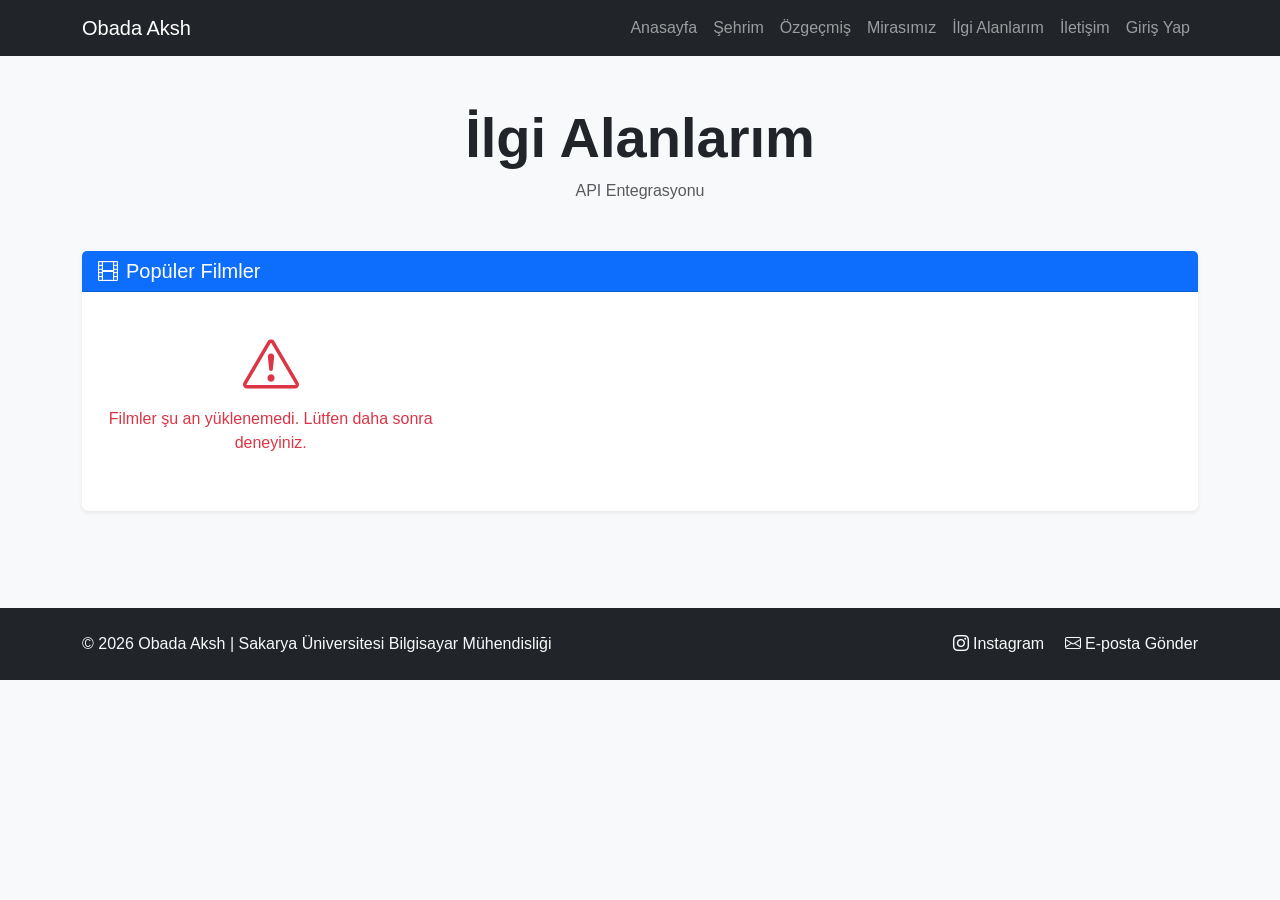
<file: ilgialanlarim.html>
<!DOCTYPE html>
<html lang="tr">
<head>
    <meta charset="UTF-8">
    <meta name="viewport" content="width=device-width, initial-scale=1.0">
    <link href="https://cdn.jsdelivr.net/npm/bootstrap@5.3.0/dist/css/bootstrap.min.css" rel="stylesheet">
    <link rel="stylesheet" href="https://cdn.jsdelivr.net/npm/bootstrap-icons@1.11.1/font/bootstrap-icons.css">
    <link rel="stylesheet" href="style.css">
    <title>İlgi Alanlarım</title>
</head>
<body class="bg-light">
    <header>
        <nav class="navbar navbar-expand-lg navbar-dark bg-dark">
            <div class="container">
                <!-- Marka İsmi -->
                <a class="navbar-brand" href="index.html">Obada Aksh</a>

                <!-- Hamburger Menü Butonu (Mobil için) -->
                <button class="navbar-toggler" type="button" data-bs-toggle="collapse" data-bs-target="#navbarNav" aria-controls="navbarNav" aria-expanded="false" aria-label="Toggle navigation">
                    <span class="navbar-toggler-icon"></span>
                </button>

                <!-- Menü İçeriği (Collapse sınıfı ile gizlenebilir yapıldı) -->
                <div class="collapse navbar-collapse" id="navbarNav">
                    <ul class="navbar-nav ms-auto"> <!-- ms-auto menüyü sağa yaslar -->
                        <li class="nav-item"><a href="index.html" class="nav-link">Anasayfa</a></li>
                        <li class="nav-item"><a href="sehrim.html" class="nav-link">Şehrim</a></li>
                        <li class="nav-item"><a href="ozgecmis.html" class="nav-link">Özgeçmiş</a></li>
                        <li class="nav-item"><a href="mirasimiz.html" class="nav-link">Mirasımız</a></li>
                        <li class="nav-item"><a href="ilgialanlarim.html" class="nav-link">İlgi Alanlarım</a></li>
                        <li class="nav-item"><a href="iletisim.html" class="nav-link">İletişim</a></li>
                        <li class="nav-item"><a href="login.html" class="nav-link">Giriş Yap</a></li>
                    </ul>
                </div>
            </div>
        </nav>
        <div class="container mt-5">
            <h1 class="text-center display-4 fw-bold">İlgi Alanlarım</h1>
            <p class="text-center text-muted">API Entegrasyonu</p>
        </div>
    </header>

    <main class="container my-5">
        <section id="filmler" class="card shadow-sm border-0 mb-5">
            <div class="card-header bg-primary text-white">
                <h2 class="h5 mb-0"><i class="bi bi-film me-2"></i>Popüler Filmler</h2>
            </div>
            <div class="card-body">
                <div id="filmlerCanliTablo" class="row row-cols-1 row-cols-md-3 g-4">
                    <div class="col-12 text-center py-5">
                        <div class="spinner-border text-primary" role="status"></div>
                        <p class="mt-2 text-muted">Filmler API'den yükleniyor...</p>
                    </div>
                </div>
            </div>
        </section>

        <hr class="my-5 opacity-0">

        
    </main>

    <footer class="bg-dark text-light py-4 mt-5">
        <div class="container">
            <div class="row align-items-center">
                <div class="col-md-6 text-center text-md-start">
                    <p class="mb-0">&copy; 2026 Obada Aksh | Sakarya Üniversitesi Bilgisayar Mühendisliği</p>
                </div>
                
                <div class="col-md-6 text-center text-md-end">
                    <a href="https://www.instagram.com/obadaaks11/" target="_blank" class="text-light me-3 text-decoration-none">
                        <i class="bi bi-instagram"></i> Instagram
                    </a>
                    <a href="mailto:obada.aksh@ogr.sakarya.edu.tr" class="text-light text-decoration-none">
                        <i class="bi bi-envelope"></i> E-posta Gönder
                    </a>
                </div>
            </div>
        </div>
    </footer>

    <script src="https://cdn.jsdelivr.net/npm/bootstrap@5.3.0/dist/js/bootstrap.bundle.min.js"></script>
    <script src="script.js"></script>
</body>
</html>
</file>
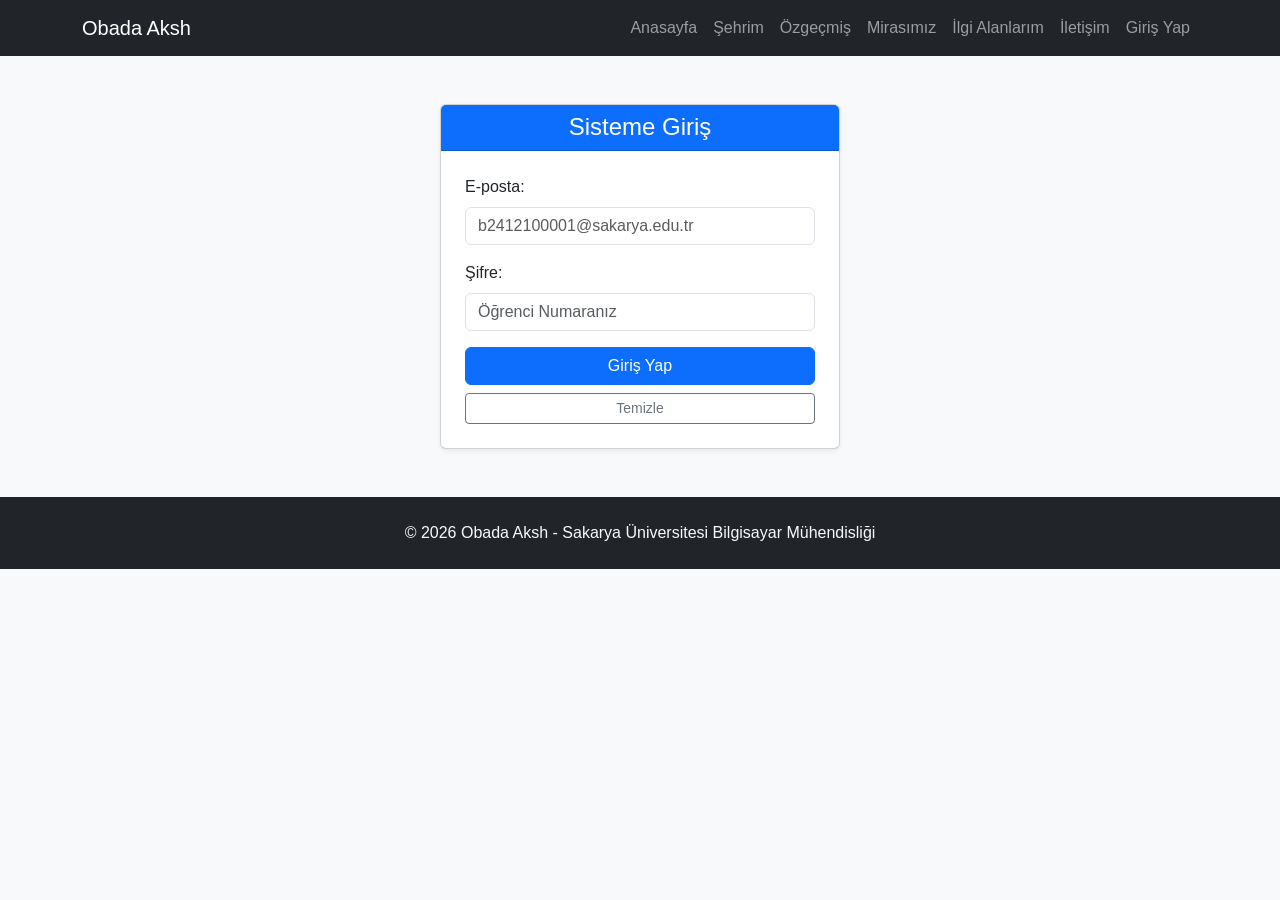
<file: login.html>
<!DOCTYPE html>
<html lang="tr">
<head>
    <meta charset="UTF-8">
    <meta name="viewport" content="width=device-width, initial-scale=1.0">
    <link href="https://cdn.jsdelivr.net/npm/bootstrap@5.3.0/dist/css/bootstrap.min.css" rel="stylesheet">
    <link rel="stylesheet" href="style.css">
    <title>Giriş Yap - Obada Aksh</title>
</head>
<body class="bg-light">
    <header>
        <nav class="navbar navbar-expand-lg navbar-dark bg-dark">
            <div class="container">
                <a class="navbar-brand" href="index.html">Obada Aksh</a>

                <button class="navbar-toggler" type="button" data-bs-toggle="collapse" data-bs-target="#navbarNav" aria-controls="navbarNav" aria-expanded="false" aria-label="Toggle navigation">
                    <span class="navbar-toggler-icon"></span>
                </button>

                <div class="collapse navbar-collapse" id="navbarNav">
                    <ul class="navbar-nav ms-auto">
                        <li class="nav-item"><a href="index.html" class="nav-link">Anasayfa</a></li>
                        <li class="nav-item"><a href="sehrim.html" class="nav-link">Şehrim</a></li>
                        <li class="nav-item"><a href="ozgecmis.html" class="nav-link">Özgeçmiş</a></li>
                        <li class="nav-item"><a href="mirasimiz.html" class="nav-link">Mirasımız</a></li>
                        <li class="nav-item"><a href="ilgialanlarim.html" class="nav-link">İlgi Alanlarım</a></li>
                        <li class="nav-item"><a href="iletisim.html" class="nav-link">İletişim</a></li>
                        <li class="nav-item"><a href="login.html" class="nav-link">Giriş Yap</a></li>
                    </ul>
                </div>
            </div>
        </nav>
    </header>

    <main class="container my-5">
        <section id="loginBolumu" class="card shadow-sm mx-auto login-kutu">
            <div class="card-header bg-primary text-white text-center">
                <h1 class="h4 mb-0">Sisteme Giriş</h1>
            </div>
            <div class="card-body p-4">
                <form action="login_kontrol.php" method="POST" onsubmit="return formKontrolu()">
                    
                    <div class="mb-3">
                        <label for="emailInput" class="form-label">E-posta:</label>
                        <input type="email" id="emailInput" name="user_email" class="form-control" required placeholder="b2412100001@sakarya.edu.tr">
                    </div>

                    <div class="mb-3">
                        <label for="sifrePassword" class="form-label">Şifre:</label>
                        <input type="password" id="sifrePassword" name="user_password" class="form-control" required placeholder="Öğrenci Numaranız">
                    </div>

                    <div class="d-grid gap-2">
                        <button type="submit" class="btn btn-primary">Giriş Yap</button>
                        <button type="reset" class="btn btn-outline-secondary btn-sm">Temizle</button>
                    </div>

                </form>
            </div>
        </section>
    </main>

    <footer class="bg-dark text-light py-4 text-center mt-5">
        <div class="container">
            <p class="mb-0">&copy; 2026 Obada Aksh - Sakarya Üniversitesi Bilgisayar Mühendisliği</p>
        </div>
    </footer>

    <script src="https://cdn.jsdelivr.net/npm/bootstrap@5.3.0/dist/js/bootstrap.bundle.min.js"></script>
    <script src="script.js"></script>
</body>
</html>
</file>
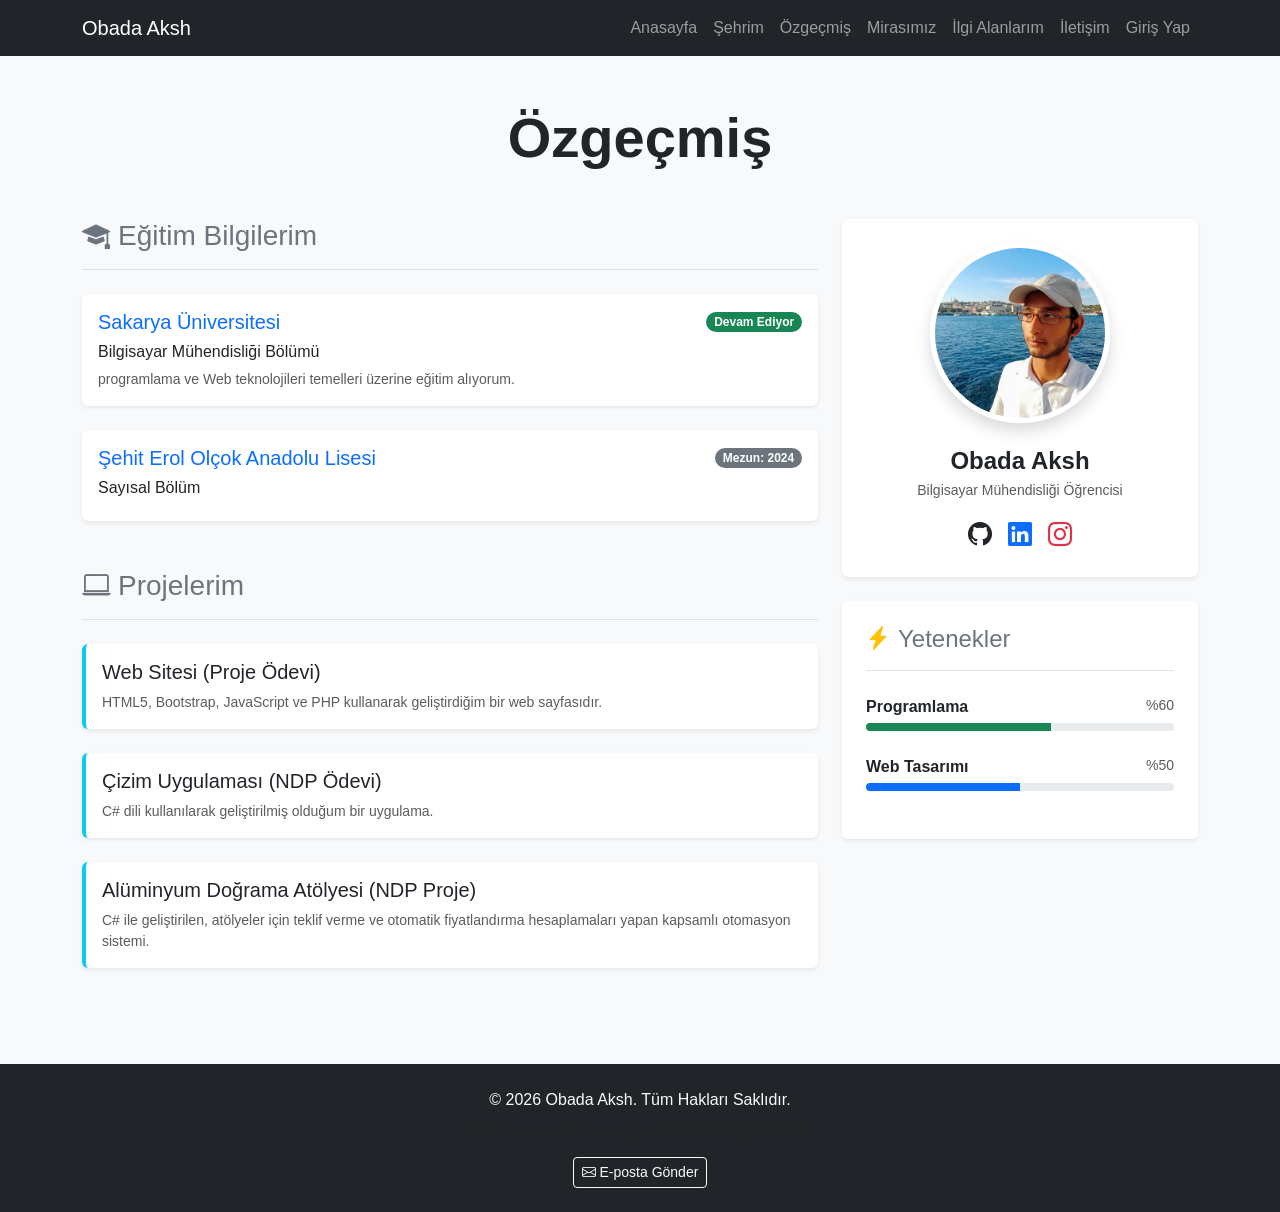
<file: OzGecmis.html>
<!DOCTYPE html>
<html lang="tr">
<head>
    <meta charset="UTF-8">
    <meta name="viewport" content="width=device-width, initial-scale=1.0">
    <link href="https://cdn.jsdelivr.net/npm/bootstrap@5.3.0/dist/css/bootstrap.min.css" rel="stylesheet">
    <link rel="stylesheet" href="https://cdn.jsdelivr.net/npm/bootstrap-icons@1.11.1/font/bootstrap-icons.css">
    <link rel="stylesheet" href="style.css">
    <title>Özgeçmiş - Obada Aksh</title>
</head>
<body class="bg-light">
    <header>
        <nav class="navbar navbar-expand-lg navbar-dark bg-dark">
            <div class="container">
                <a class="navbar-brand" href="index.html">Obada Aksh</a>
                <button class="navbar-toggler" type="button" data-bs-toggle="collapse" data-bs-target="#navbarNav" aria-controls="navbarNav" aria-expanded="false" aria-label="Toggle navigation">
                    <span class="navbar-toggler-icon"></span>
                </button>
                <div class="collapse navbar-collapse" id="navbarNav">
                    <ul class="navbar-nav ms-auto">
                        <li class="nav-item"><a href="index.html" class="nav-link">Anasayfa</a></li>
                        <li class="nav-item"><a href="sehrim.html" class="nav-link">Şehrim</a></li>
                        <li class="nav-item"><a href="ozgecmis.html" class="nav-link">Özgeçmiş</a></li>
                        <li class="nav-item"><a href="mirasimiz.html" class="nav-link">Mirasımız</a></li>
                        <li class="nav-item"><a href="ilgialanlarim.html" class="nav-link">İlgi Alanlarım</a></li>
                        <li class="nav-item"><a href="iletisim.html" class="nav-link">İletişim</a></li>
                        <li class="nav-item"><a href="login.html" class="nav-link">Giriş Yap</a></li>
                    </ul>
                </div>
            </div>
        </nav>
    </header>

    <main class="container mt-5">
        <h1 class="display-4 text-center mb-5 fw-bold">Özgeçmiş</h1>

        <div class="row">
            <div class="col-md-8">
                <section id="egitim" class="mb-5">
                    <h2 class="h3 border-bottom pb-3 mb-4 text-secondary"><i class="bi bi-mortarboard-fill me-2"></i>Eğitim Bilgilerim</h2>

                    <article class="card shadow-sm border-0 mb-4">
                        <div class="card-body">
                            <div class="d-flex justify-content-between align-items-center mb-2">
                                <h3 class="h5 card-title text-primary mb-0">Sakarya Üniversitesi</h3>
                                <span class="badge bg-success rounded-pill">Devam Ediyor</span>
                            </div>
                            <h4 class="h6 text-dark">Bilgisayar Mühendisliği Bölümü</h4>
                            <p class="card-text text-muted small mt-2">programlama ve Web teknolojileri temelleri üzerine eğitim alıyorum.</p>
                        </div>
                    </article>

                    <article class="card shadow-sm border-0 mb-4">
                        <div class="card-body">
                            <div class="d-flex justify-content-between align-items-center mb-2">
                                <h3 class="h5 card-title text-primary mb-0">Şehit Erol Olçok Anadolu Lisesi</h3>
                                <span class="badge bg-secondary rounded-pill">Mezun: 2024</span>
                            </div>
                            <h4 class="h6 text-dark">Sayısal Bölüm</h4>
                        </div>
                    </article>
                </section>

                <section id="projeler" class="mb-5">
                    <h2 class="h3 border-bottom pb-3 mb-4 text-secondary"><i class="bi bi-laptop me-2"></i>Projelerim</h2>
                    
                    <article class="card shadow-sm border-0 mb-4 border-start border-4 border-info">
                        <div class="card-body">
                            <h3 class="h5 card-title">Web Sitesi (Proje Ödevi)</h3>
                            <p class="card-text text-muted small mt-2">HTML5, Bootstrap, JavaScript ve PHP kullanarak geliştirdiğim bir web sayfasıdır.</p>
                        </div>
                    </article>

                    <article class="card shadow-sm border-0 mb-4 border-start border-4 border-info">
                        <div class="card-body">
                            <h3 class="h5 card-title">Çizim Uygulaması (NDP Ödevi)</h3>
                            <p class="card-text text-muted small mt-2">C# dili kullanılarak geliştirilmiş olduğum bir uygulama.</p>
                        </div>
                    </article>

                    <article class="card shadow-sm border-0 mb-4 border-start border-4 border-info">
                        <div class="card-body">
                            <h3 class="h5 card-title">Alüminyum Doğrama Atölyesi (NDP Proje)</h3>
                            <p class="card-text text-muted small mt-2">C# ile geliştirilen, atölyeler için teklif verme ve otomatik fiyatlandırma hesaplamaları yapan kapsamlı otomasyon sistemi.</p>
                        </div>
                    </article>
                </section>
            </div>

            <div class="col-md-4">
                
                <section id="profil-karti" class="bg-white p-4 rounded shadow-sm mb-4 text-center">
                    <figure class="figure mb-3">
                        <img src="profil.png" 
                             class="figure-img img-fluid rounded-circle shadow cv-profil-resmi" 
                             alt="Obada Aksh Profil Fotoğrafı">
                    </figure>
                    <h2 class="h4 text-dark fw-bold mb-1">Obada Aksh</h2>
                    <p class="text-muted small mb-3">Bilgisayar Mühendisliği Öğrencisi</p>
                    
                    <div class="d-flex justify-content-center gap-3">
                        <a href="https://github.com/obadaaksh" target="_blank" class="text-dark fs-4 text-decoration-none">
                            <i class="bi bi-github"></i>
                        </a>
                        <a href="https://www.linkedin.com/in/obada-aks-416941392/" target="_blank" class="text-primary fs-4 text-decoration-none">
                            <i class="bi bi-linkedin"></i>
                        </a>
                        <a href="https://www.instagram.com/obadaaks11/" target="_blank" class="text-danger fs-4 text-decoration-none">
                            <i class="bi bi-instagram"></i>
                        </a>
                    </div>
                </section>

                <section id="yetenekler" class="bg-white p-4 rounded shadow-sm">
                    <h2 class="h4 border-bottom pb-3 mb-4 text-secondary"><i class="bi bi-lightning-charge-fill me-2 text-warning"></i>Yetenekler</h2>

                    <div class="mb-4">
                        <div class="d-flex justify-content-between mb-1">
                            <span class="fw-bold text-dark">Programlama </span>
                            <span class="text-muted small">%60</span>
                        </div>
                        <div class="progress" style="height: 8px;">
                            <div class="progress-bar bg-success programlama-cubugu" role="progressbar" aria-valuenow="60" aria-valuemin="0" aria-valuemax="100"></div>
                        </div>
                    </div>

                    <div class="mb-4">
                        <div class="d-flex justify-content-between mb-1">
                            <span class="fw-bold text-dark">Web Tasarımı</span>
                            <span class="text-muted small">%50</span>
                        </div>
                        <div class="progress" style="height: 8px;">
                            <div class="progress-bar bg-primary w-50" role="progressbar" aria-valuenow="50" aria-valuemin="0" aria-valuemax="100"></div>
                        </div>
                    </div>
                </section>

            </div>
        </div>
    </main>

    <footer class="bg-dark text-light py-4 mt-5">
        <div class="container text-center">
            <p class="mb-2">&copy; 2026 Obada Aksh. Tüm Hakları Saklıdır.</p>
            <p class="small text-muted mb-3">Sakarya Üniversitesi | Bilgisayar Mühendisliği Bölümü</p>
            <div class="d-flex justify-content-center gap-3">
                <a href="mailto:obada.aksh@ogr.sakarya.edu.tr" class="btn btn-outline-light btn-sm">
                    <i class="bi bi-envelope"></i> E-posta Gönder
                </a>
            </div>
        </div>
    </footer>

    <script src="https://cdn.jsdelivr.net/npm/bootstrap@5.3.0/dist/js/bootstrap.bundle.min.js"></script>
</body>
</html>
</file>
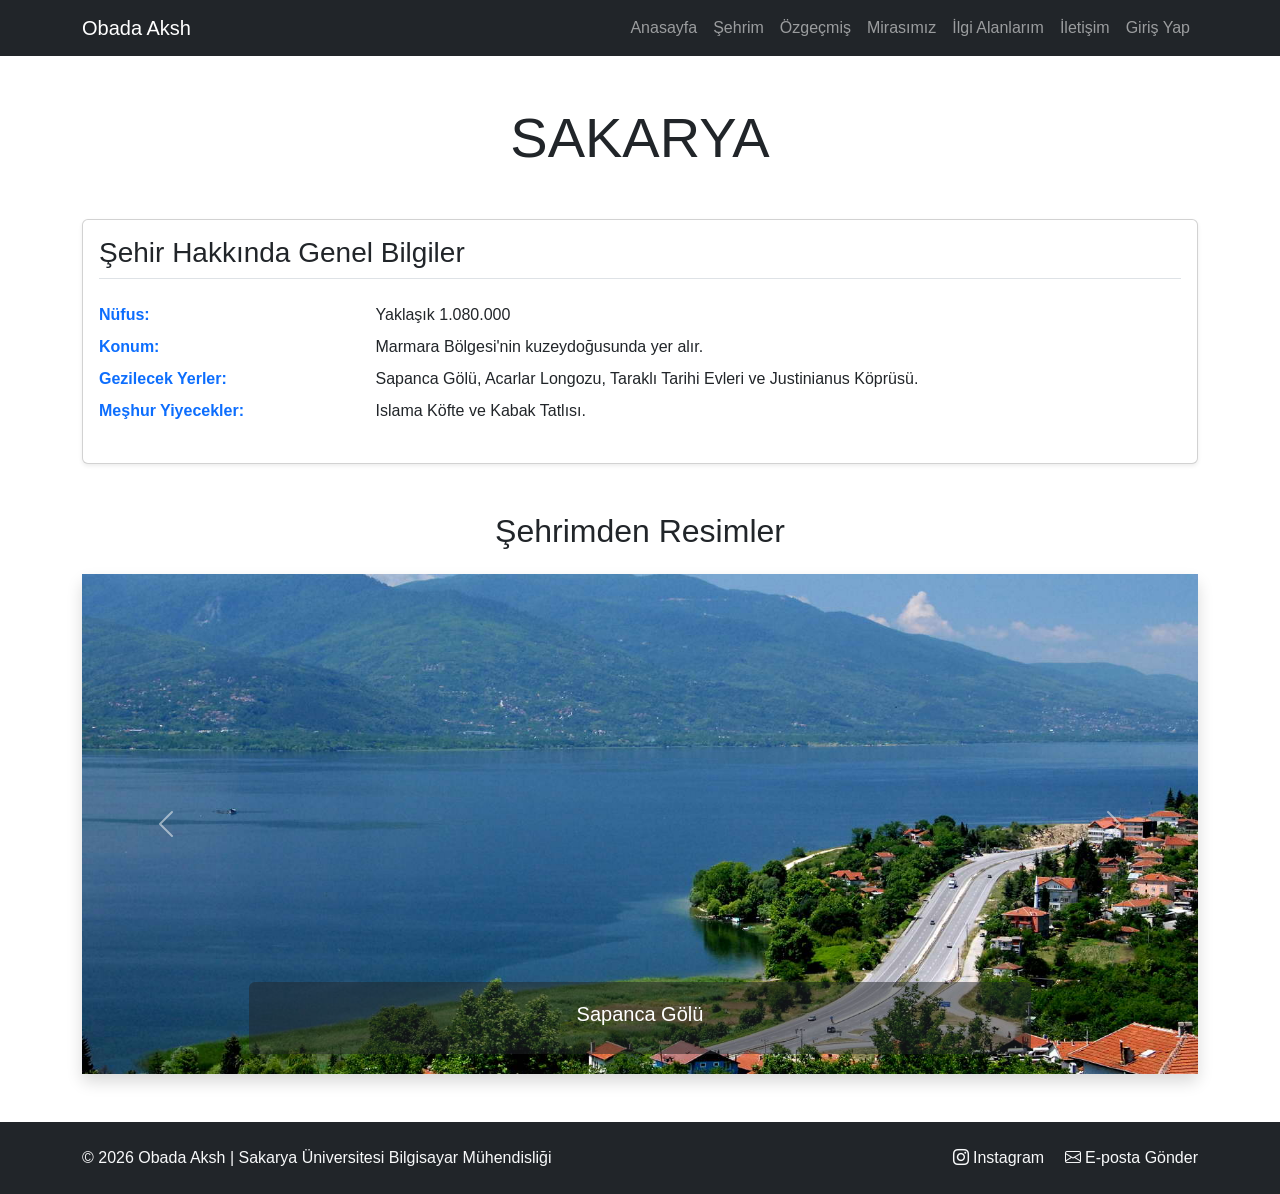
<file: sehrim.html>
<!DOCTYPE html>
<html lang="tr">
<head>
    <meta charset="UTF-8">
    <meta name="viewport" content="width=device-width, initial-scale=1.0">
    <link href="https://cdn.jsdelivr.net/npm/bootstrap@5.3.0/dist/css/bootstrap.min.css" rel="stylesheet">
    <link rel="stylesheet" href="https://cdn.jsdelivr.net/npm/bootstrap-icons@1.11.1/font/bootstrap-icons.css">
    <link rel="stylesheet" href="style.css">
    <title>Şehrim - Sakarya</title>
</head>
<body>
    <header>
        <nav class="navbar navbar-expand-lg navbar-dark bg-dark">
            <div class="container">
                <a class="navbar-brand" href="index.html">Obada Aksh</a>

                <button class="navbar-toggler" type="button" data-bs-toggle="collapse" data-bs-target="#navbarNav" aria-controls="navbarNav" aria-expanded="false" aria-label="Toggle navigation">
                    <span class="navbar-toggler-icon"></span>
                </button>

                <div class="collapse navbar-collapse" id="navbarNav">
                    <ul class="navbar-nav ms-auto"> 
                        <li class="nav-item"><a href="index.html" class="nav-link">Anasayfa</a></li>
                        <li class="nav-item"><a href="sehrim.html" class="nav-link">Şehrim</a></li>
                        <li class="nav-item"><a href="ozgecmis.html" class="nav-link">Özgeçmiş</a></li>
                        <li class="nav-item"><a href="mirasimiz.html" class="nav-link">Mirasımız</a></li>
                        <li class="nav-item"><a href="ilgialanlarim.html" class="nav-link">İlgi Alanlarım</a></li>
                        <li class="nav-item"><a href="iletisim.html" class="nav-link">İletişim</a></li>
                        <li class="nav-item"><a href="login.html" class="nav-link">Giriş Yap</a></li>
                    </ul>
                </div>
            </div>
        </nav>
    </header>

    <main class="container mt-5">
        <h1 class="text-center mb-5 display-4">SAKARYA</h1>

        <section id="sehriBilgisi" class="card shadow-sm mb-5">
            <div class="card-body">
                <h2 class="card-title h3 border-bottom pb-2 mb-4">Şehir Hakkında Genel Bilgiler</h2>
                <dl class="row">
                    <dt class="col-sm-3 text-primary">Nüfus:</dt>
                    <dd class="col-sm-9">Yaklaşık 1.080.000</dd>

                    <dt class="col-sm-3 text-primary">Konum:</dt>
                    <dd class="col-sm-9">Marmara Bölgesi'nin kuzeydoğusunda yer alır.</dd>

                    <dt class="col-sm-3 text-primary">Gezilecek Yerler:</dt>
                    <dd class="col-sm-9">Sapanca Gölü, Acarlar Longozu, Taraklı Tarihi Evleri ve Justinianus Köprüsü.</dd>

                    <dt class="col-sm-3 text-primary">Meşhur Yiyecekler:</dt>
                    <dd class="col-sm-9">Islama Köfte ve Kabak Tatlısı.</dd>
                </dl>
            </div>
        </section>

        <section id="sliderAlani" class="mb-5">
            <h2 class="text-center mb-4">Şehrimden Resimler</h2>
            
            <div id="sakaryaSlider" class="carousel slide shadow rounded" data-bs-ride="carousel">
                <div class="carousel-inner">
                    <div class="carousel-item active">
                        <a href="https://tr.wikipedia.org/wiki/Sapanca" target="_blank">
                            <img src="Sapanca.jpg" class="d-block w-100 slider-resmi" alt="Sapanca Gölü">
                            <div class="carousel-caption d-none d-md-block bg-dark bg-opacity-50 rounded">
                                <h5>Sapanca Gölü</h5>
                            </div>
                        </a>
                    </div>
                    <div class="carousel-item">
                        <a href="https://sehirhafizasi.sakarya.edu.tr/sakarya-ormanlari/" target="_blank">
                            <img src="SakaryaOrmanları.jpg" class="d-block w-100 slider-resmi" alt="Sakarya Ormanları">
                            <div class="carousel-caption d-none d-md-block bg-dark bg-opacity-50 rounded">
                                <h5>Sakarya Ormanları</h5>
                            </div>
                        </a>
                    </div>
                    <div class="carousel-item">
                        <a href="https://sakarya.edu.tr/aboutus" target="_blank">
                            <img src="SakaryaÜniversitesi.jpg" class="d-block w-100 slider-resmi" alt="Sakarya Üniversitesi">
                            <div class="carousel-caption d-none d-md-block bg-dark bg-opacity-50 rounded">
                                <h5>Sakarya Üniversitesi</h5>
                            </div>
                        </a>
                    </div>
                    <div class="carousel-item">
                        <a href="https://tr.wikipedia.org/wiki/Maden_Deresi" target="_blank">
                            <img src="MadenDeresi.jpg" class="d-block w-100 slider-resmi" alt="Maden Deresi">
                            <div class="carousel-caption d-none d-md-block bg-dark bg-opacity-50 rounded">
                                <h5>Maden Deresi</h5>
                            </div>
                        </a>
                    </div>
                </div>
                <button class="carousel-control-prev" type="button" data-bs-target="#sakaryaSlider" data-bs-slide="prev">
                    <span class="carousel-control-prev-icon"></span>
                </button>
                <button class="carousel-control-next" type="button" data-bs-target="#sakaryaSlider" data-bs-slide="next">
                    <span class="carousel-control-next-icon"></span>
                </button>
            </div>
        </section>
    </main>

    <footer class="bg-dark text-light py-4 mt-5">
        <div class="container">
            <div class="row align-items-center">
                <div class="col-md-6 text-center text-md-start">
                    <p class="mb-0">&copy; 2026 Obada Aksh | Sakarya Üniversitesi Bilgisayar Mühendisliği</p>
                </div>
                
                <div class="col-md-6 text-center text-md-end">
                    <a href="https://www.instagram.com/obadaaks11/" target="_blank" class="text-light me-3 text-decoration-none">
                        <i class="bi bi-instagram"></i> Instagram
                    </a>
                    <a href="mailto:obada.aksh@ogr.sakarya.edu.tr" class="text-light text-decoration-none">
                        <i class="bi bi-envelope"></i> E-posta Gönder
                    </a>
                </div>
            </div>
        </div>
    </footer>
    
    <script src="https://cdn.jsdelivr.net/npm/bootstrap@5.3.0/dist/js/bootstrap.bundle.min.js"></script>
</body>
</html>
</file>
<file: style.css>
.profil-resmi {
    max-width: 250px;
}

.video-kutusu {
    max-width: 800px;
}

.slider-resmi {
    height: 500px;
    object-fit: cover;
}

.login-kutu {
    max-width: 400px;
}

.iletisim-kutu {
    max-width: 800px;
}

.programlama-cubugu {
    width: 60%;
}

.cv-profil-resmi {
    width: 180px;
    height: 180px;
    object-fit: cover;
    border: 5px solid #fff; 
}



/*google Fonts'tan Modern Bir Yazı Tipi */
@import url('https://fonts.googleapis.com/css2?family=Poppins:wght@300;400;600&display=swap');

body {
    font-family: 'Poppins', sans-serif;
}

/* Renk Değiştirme Efekti(navbar) */
.navbar-nav .nav-link {
    transition: color 0.3s ease; 
}

.navbar-nav .nav-link:hover {
    color: #17a2b8 !important; /* fare üzerine gelince turkuaz olsun */
}

/*Havaya Kalkma Efekti */
.card {
    transition: transform 0.3s ease, box-shadow 0.3s ease;
}

.card:hover {
    transform: translateY(-8px); 
    box-shadow: 0 15px 30px rgba(0,0,0,0.1) !important; 
}
</file>
